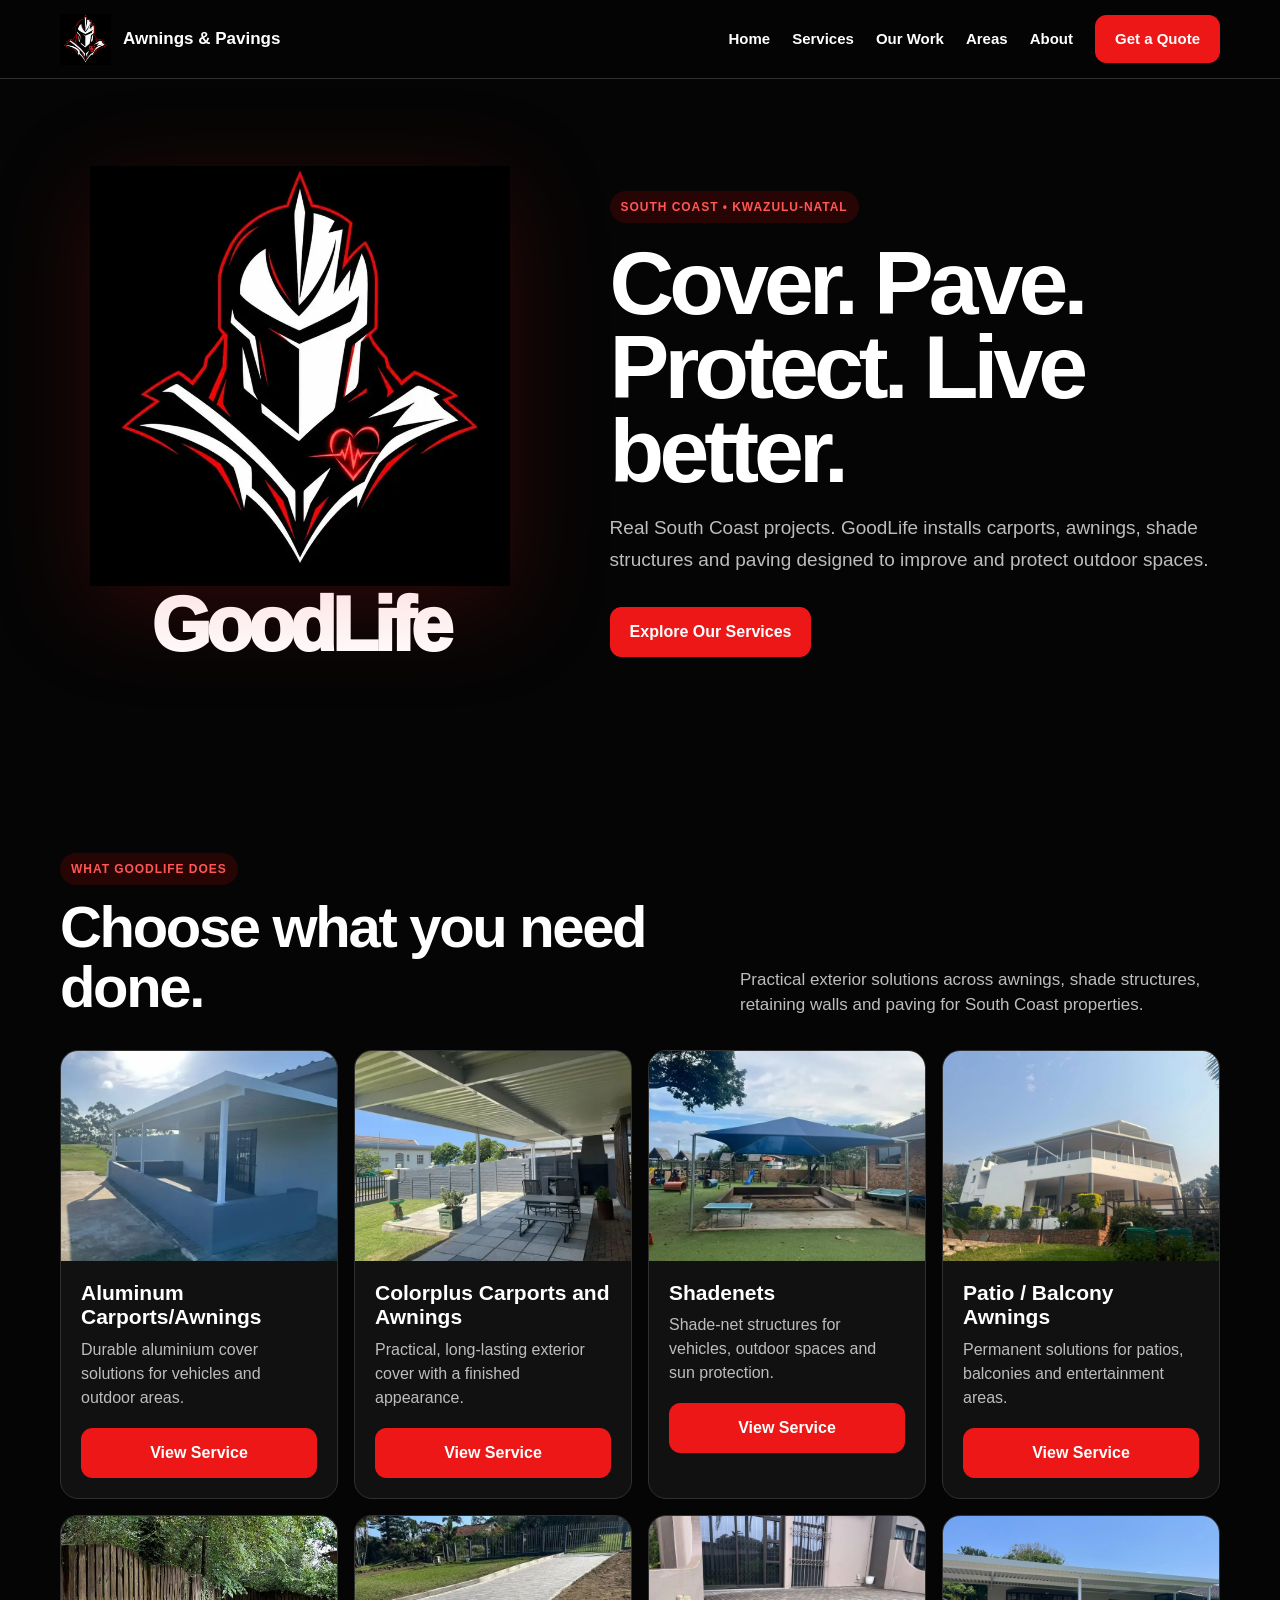
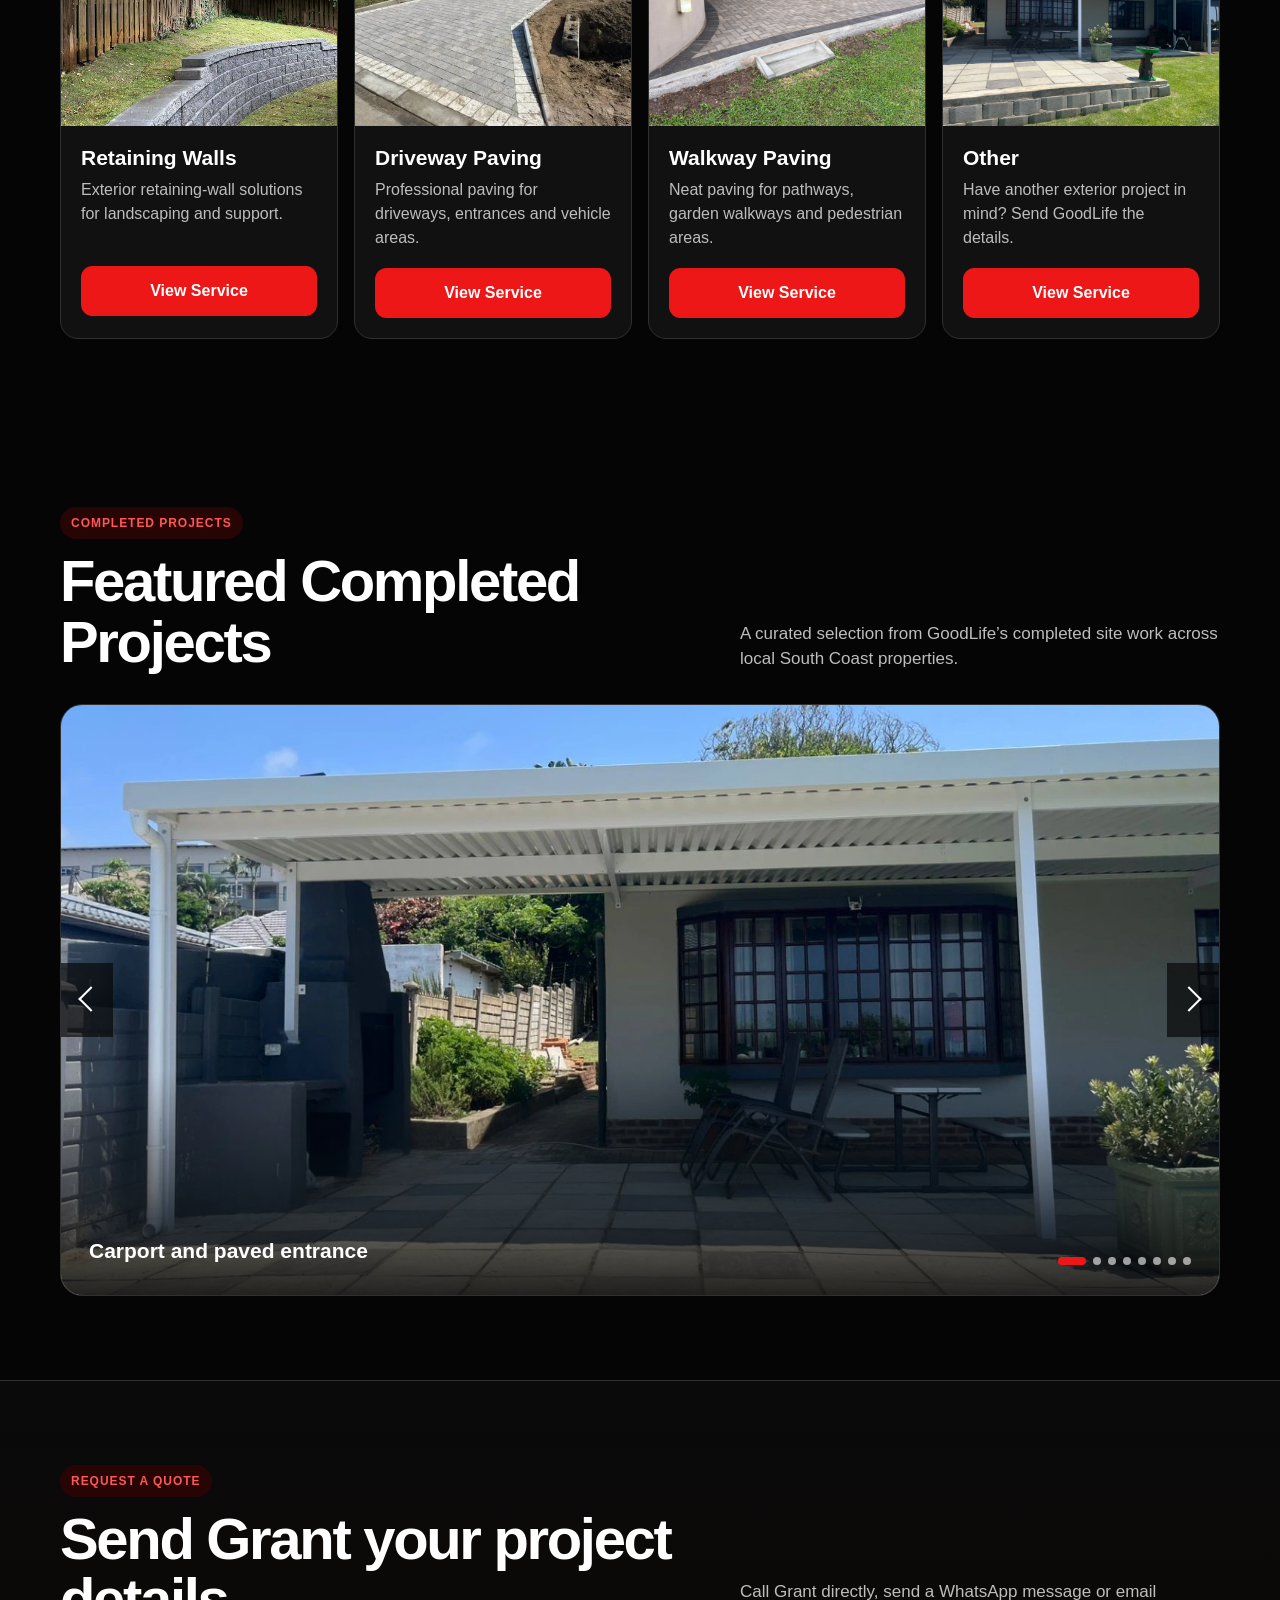
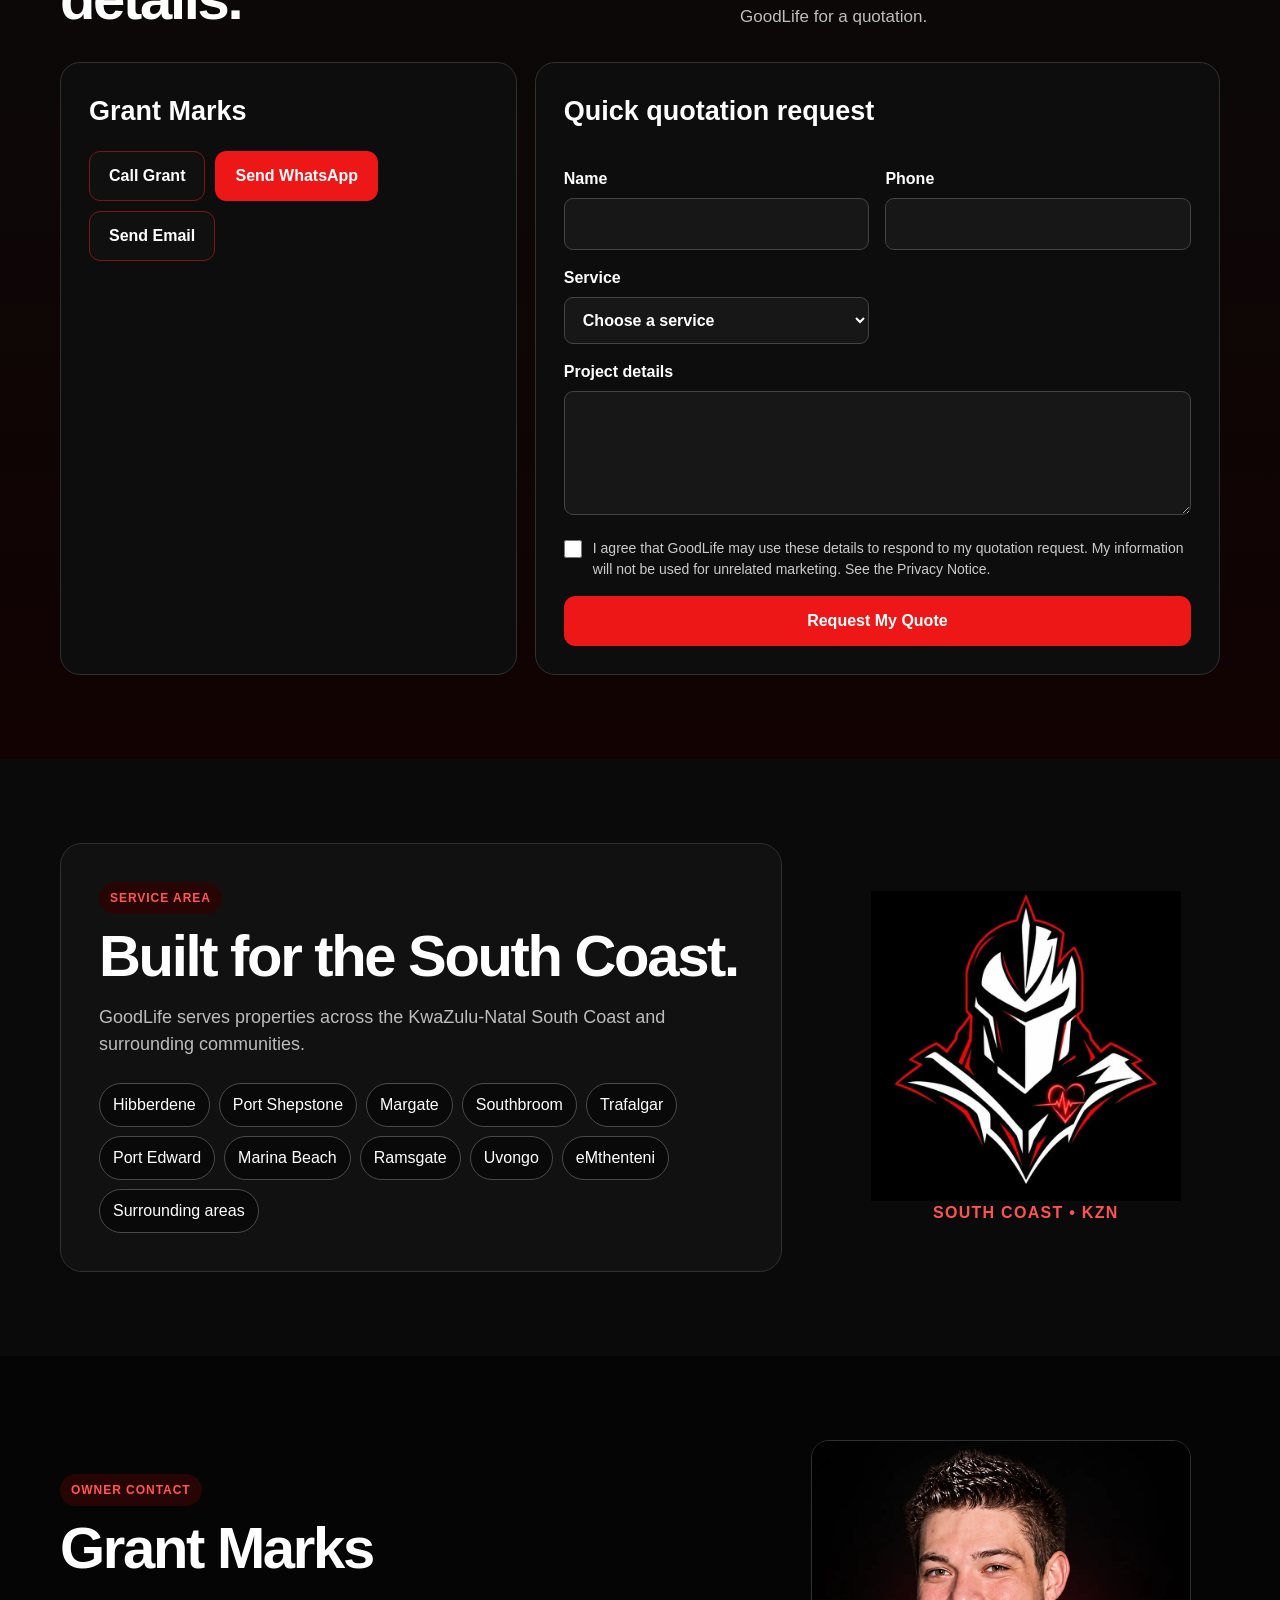
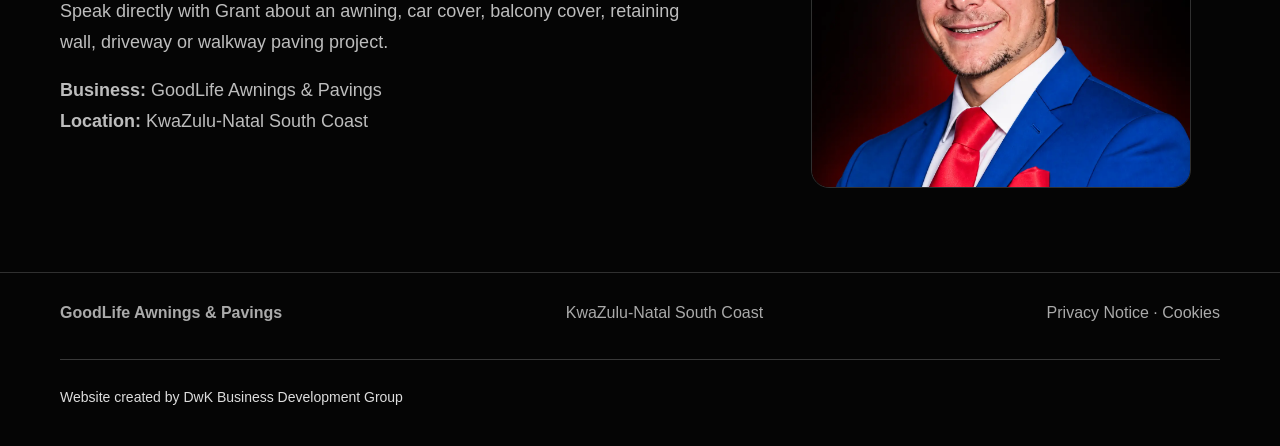
<file: index.html>
<!doctype html><html lang="en"><head><meta charset="utf-8"><meta name="viewport" content="width=device-width,initial-scale=1"><title>GoodLife Awnings &amp; Pavings | South Coast KZN</title><meta name="description" content="Awnings, carports, shade structures, retaining walls and paving across the KwaZulu-Natal South Coast."><link rel="stylesheet" href="styles.css"><link rel="manifest" href="manifest.webmanifest"><link rel="icon" type="image/png" sizes="32x32" href="assets/icons/favicon-32.png"><link rel="apple-touch-icon" sizes="180x180" href="assets/icons/apple-touch-icon.png"><meta name="theme-color" content="#111111"><style>.dwk-credit{box-sizing:border-box;flex-basis:100%;width:100%;max-width:1160px;margin:18px auto 0;padding:26px 0 10px;border-top:1px solid #393939;color:#ddd;font:14px/1.6 Arial,sans-serif}.dwk-credit a{color:inherit;font:inherit;text-decoration:none}.dwk-credit a:hover,.dwk-credit a:focus{text-decoration:underline}.dwk-credit a:focus-visible{outline:2px solid #ff666b;outline-offset:4px}@media(max-width:700px){.dwk-credit{font-size:13px}}</style></head><body>
<header><div class="wrap nav"><a class="brand" href="#home"><img src="assets/images/goodlife-logo.webp" alt="GoodLife knight logo"><strong>Awnings &amp; Pavings</strong></a><nav><a href="#home">Home</a><a href="#services">Services</a><a href="#work">Our Work</a><a href="#area">Areas</a><a href="#about">About</a><a class="btn primary" href="#contact">Get a Quote</a></nav></div></header><main>
<section class="wrap hero" id="home"><div class="hero-logo"><img src="assets/images/goodlife-logo.webp" alt="GoodLife knight logo"><span>GoodLife</span></div><div class="hero-copy"><span class="tag">South Coast • KwaZulu-Natal</span><h1>Cover. Pave.<br>Protect. Live better.</h1><p class="lead">Real South Coast projects. GoodLife installs carports, awnings, shade structures and paving designed to improve and protect outdoor spaces.</p><a class="btn primary" href="#services">Explore Our Services</a></div></section>
<section id="services"><div class="wrap"><div class="head"><div><span class="tag">What GoodLife does</span><h2>Choose what you need done.</h2></div><p>Practical exterior solutions across awnings, shade structures, retaining walls and paving for South Coast properties.</p></div><div class="services">
<article class="card" data-service="aluminum-carports-awnings"><img src="assets/images/service-aluminum-carports-awnings.webp" alt="GoodLife aluminium carport project"><div class="body"><h3>Aluminum Carports/Awnings</h3><p>Durable aluminium cover solutions for vehicles and outdoor areas.</p><a class="btn primary" href="service.html?service=aluminum-carports-awnings">View Service</a></div></article>
<article class="card" data-service="colorplus-carports-awnings"><img src="assets/images/service-colorplus-carports-awnings.webp" alt="GoodLife Colorplus awning project"><div class="body"><h3>Colorplus Carports and Awnings</h3><p>Practical, long-lasting exterior cover with a finished appearance.</p><a class="btn primary" href="service.html?service=colorplus-carports-awnings">View Service</a></div></article>
<article class="card" data-service="shadenets"><img src="assets/images/service-shadenets.webp" alt="GoodLife shade-net project"><div class="body"><h3>Shadenets</h3><p>Shade-net structures for vehicles, outdoor spaces and sun protection.</p><a class="btn primary" href="service.html?service=shadenets">View Service</a></div></article>
<article class="card" data-service="patio-balcony-awnings"><img src="assets/images/service-patio-balcony-awnings-20261016.webp" alt="GoodLife patio awning project"><div class="body"><h3>Patio / Balcony Awnings</h3><p>Permanent solutions for patios, balconies and entertainment areas.</p><a class="btn primary" href="service.html?service=patio-balcony-awnings">View Service</a></div></article>
<article class="card" data-service="retaining-walls"><img src="assets/images/retaining-walls-project.jpg" alt="Completed curved block retaining wall installed by GoodLife"><div class="body"><h3>Retaining Walls</h3><p>Exterior retaining-wall solutions for landscaping and support.</p><a class="btn primary" href="service.html?service=retaining-walls">View Service</a></div></article>
<article class="card" data-service="driveway-paving"><img src="assets/images/service-driveway-paving.webp" alt="GoodLife driveway paving project"><div class="body"><h3>Driveway Paving</h3><p>Professional paving for driveways, entrances and vehicle areas.</p><a class="btn primary" href="service.html?service=driveway-paving">View Service</a></div></article>
<article class="card" data-service="walkway-paving"><img src="assets/images/service-walkway-paving.webp" alt="GoodLife walkway paving project"><div class="body"><h3>Walkway Paving</h3><p>Neat paving for pathways, garden walkways and pedestrian areas.</p><a class="btn primary" href="service.html?service=walkway-paving">View Service</a></div></article>
<article class="card" data-service="other"><img src="assets/images/service-other-20261016b.webp" alt="GoodLife exterior project"><div class="body"><h3>Other</h3><p>Have another exterior project in mind? Send GoodLife the details.</p><a class="btn primary" href="service.html?service=other">View Service</a></div></article>
</div></div></section>
<section id="work"><div class="wrap"><div class="head"><div><span class="tag">Completed projects</span><h2>Featured Completed Projects</h2></div><p>A curated selection from GoodLife’s completed site work across local South Coast properties.</p></div><div class="carousel" tabindex="0" aria-label="Featured completed projects carousel"><div class="slides">
<figure class="slide active"><img src="assets/images/project-01.webp" alt="GoodLife carport beside a paved home entrance" loading="lazy" decoding="async"><figcaption>Carport and paved entrance</figcaption></figure><figure class="slide"><img src="assets/images/project-02.webp" alt="Steel carport sheltering a vehicle" loading="lazy" decoding="async"><figcaption>Steel carport installation</figcaption></figure><figure class="slide"><img src="assets/images/project-03.webp" alt="Covered balcony with outdoor dining area" loading="lazy" decoding="async"><figcaption>Covered balcony and outdoor living</figcaption></figure><figure class="slide"><img src="assets/images/project-04.webp" alt="Blue shade-net structure over an outdoor area" loading="lazy" decoding="async"><figcaption>Shade-net outdoor structure</figcaption></figure><figure class="slide"><img src="assets/images/project-05.webp" alt="Sheltered garden entertainment area" loading="lazy" decoding="async"><figcaption>Garden entertainment cover</figcaption></figure><figure class="slide"><img src="assets/images/project-06.webp" alt="Newly paved driveway leading to a property" loading="lazy" decoding="async"><figcaption>Completed driveway paving</figcaption></figure><figure class="slide"><img src="assets/images/project-07.webp" alt="Paved pedestrian path beside a home" loading="lazy" decoding="async"><figcaption>Walkway paving beside a home</figcaption></figure><figure class="slide"><img src="assets/images/project-08.webp" alt="Completed South Coast home with covered balcony" loading="lazy" decoding="async"><figcaption>Covered balcony and exterior project</figcaption></figure>
</div><button class="arrow prev" type="button" aria-label="Previous completed project"></button><button class="arrow next" type="button" aria-label="Next completed project"></button><div class="dots"></div></div></div></section>
<section class="contact" id="contact"><div class="wrap"><div class="head"><div><span class="tag">Request a quote</span><h2>Send Grant your project details.</h2></div><p>Call Grant directly, send a WhatsApp message or email GoodLife for a quotation.</p></div><div class="contact-grid"><div class="contact-card"><h3>Grant Marks</h3><div class="contact-line" id="callLine" hidden><b>Business Calls</b><br><span>063 752 2149</span></div><div class="contact-line" id="waLine" hidden><b>WhatsApp</b><br><span>063 752 2149</span></div><div class="contact-line" id="emailLine" hidden><b>Email</b><br><span>goodlifepavingsndawnings@yahoo.com</span></div><div class="actions"><a class="btn secondary" id="callBtn" href="tel:+27637522149">Call Grant</a><a class="btn primary" id="waBtn" href="https://wa.me/27637522149" target="_blank" rel="noopener">Send WhatsApp</a><a class="btn secondary" id="mailBtn" href="mailto:goodlifepavingsndawnings@yahoo.com">Send Email</a></div></div>
<form class="contact-card" id="quoteForm"><h3>Quick quotation request</h3><label>Name<input id="nm" required autocomplete="name"></label><label>Phone<input id="ph" required inputmode="tel" autocomplete="tel"></label><label>Service<select id="sv" required><option value="">Choose a service</option><option>Aluminum Carports/Awnings</option><option>Colorplus Carports and Awnings</option><option>Shadenets</option><option>Patio / Balcony Awnings</option><option>Retaining Walls</option><option>Driveway Paving</option><option>Walkway Paving</option><option>Other</option></select></label><label>Project details<textarea id="msg" rows="4" required></textarea></label><label class="consent"><input id="dwkConsent" type="checkbox" required><span>I agree that GoodLife may use these details to respond to my quotation request. My information will not be used for unrelated marketing. See the <a href="privacy.html" target="_blank" rel="noopener">Privacy Notice</a>.</span></label><button class="btn primary" type="submit">Request My Quote</button></form></div></div></section>
<section id="area"><div class="wrap area"><div class="area-box"><span class="tag">Service area</span><h2>Built for the South Coast.</h2><p>GoodLife serves properties across the KwaZulu-Natal South Coast and surrounding communities.</p><div class="chips"><span>Hibberdene</span><span>Port Shepstone</span><span>Margate</span><span>Southbroom</span><span>Trafalgar</span><span>Port Edward</span><span>Marina Beach</span><span>Ramsgate</span><span>Uvongo</span><span>eMthenteni</span><span>Surrounding areas</span></div></div><div class="area-logo"><img src="assets/images/goodlife-logo.webp" alt="GoodLife knight logo"><strong>SOUTH COAST • KZN</strong></div></div></section>
<section id="about"><div class="wrap about"><div><span class="tag">Owner contact</span><h2>Grant Marks</h2><p>Speak directly with Grant about an awning, car cover, balcony cover, retaining wall, driveway or walkway paving project.</p><p><b>Business:</b> GoodLife Awnings &amp; Pavings<br><b>Location:</b> KwaZulu-Natal South Coast</p></div><img class="owner-portrait" src="assets/images/grant-marks-owner.webp" alt="Grant Marks, owner of GoodLife Awnings and Pavings" width="1312" height="1199" loading="lazy" decoding="async"></div></section>
</main><footer><div class="wrap foot"><strong>GoodLife Awnings &amp; Pavings</strong><span>KwaZulu-Natal South Coast</span><span><a href="privacy.html">Privacy Notice</a> · <a href="cookies.html">Cookies</a></span><div class="dwk-credit"><a href="https://dylanwkriek.github.io/dwk-demo" target="_blank" rel="noopener">Website created by DwK Business Development Group</a></div></div></footer><div id="dwkStatus" aria-live="polite">DwK lead capture ready</div><script src="app.js"></script></body></html>
</file>
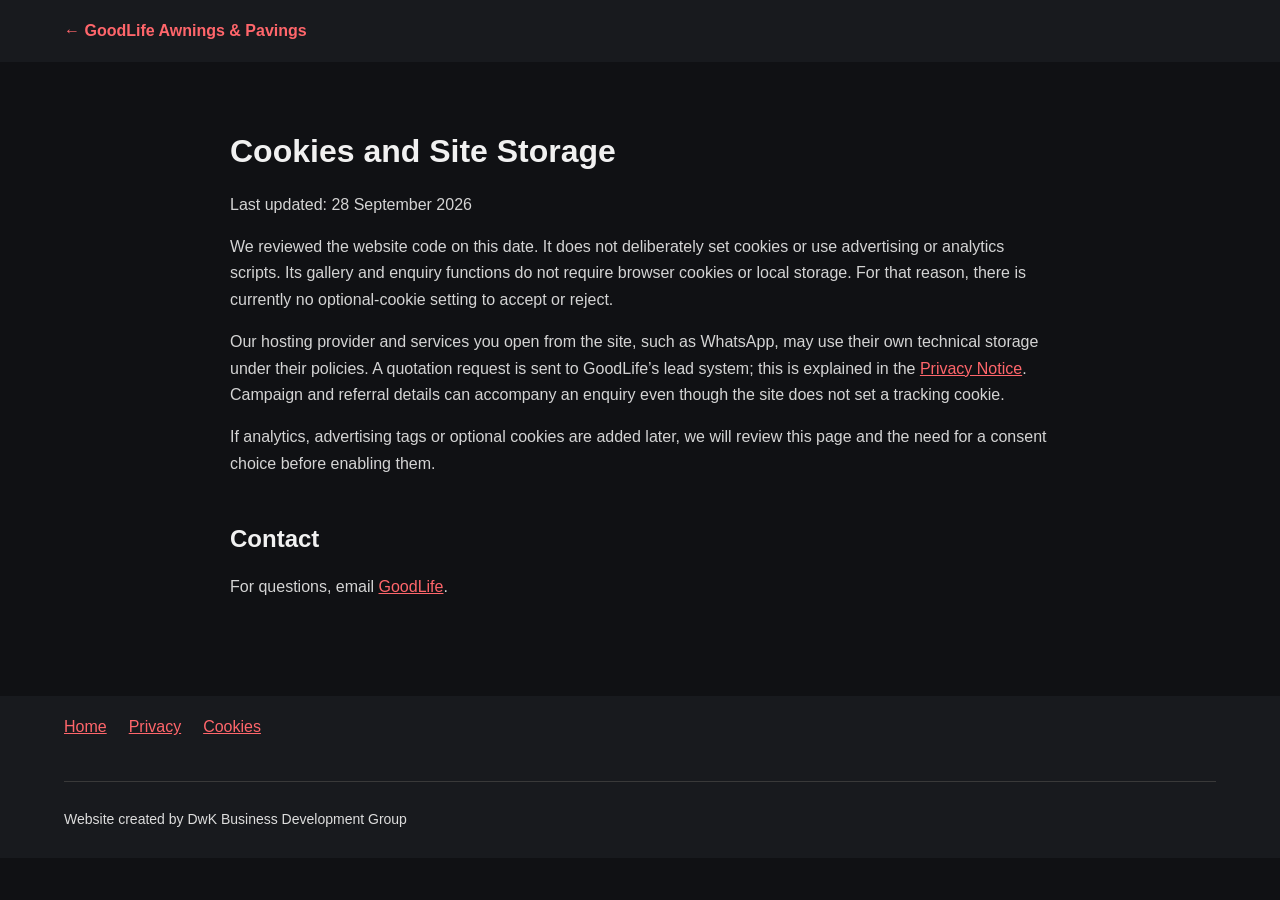
<file: cookies.html>
<!doctype html><html lang="en"><head><meta charset="utf-8"><meta name="viewport" content="width=device-width,initial-scale=1"><title>Cookies and Site Storage | GoodLife Awnings &amp; Pavings</title><style>body{margin:0;background:#101114;color:#f1f1f1;font:16px/1.65 Arial,sans-serif}header,footer{background:#181a1e;padding:18px max(5vw,20px)}a{color:#ff666b}header a{font-weight:700;text-decoration:none}main{max-width:820px;margin:auto;padding:48px 22px 80px}h1,h2{line-height:1.2}h2{margin-top:2em}p,li{color:#d4d4d4}.note{border-left:4px solid #cf333b;padding:12px 18px;background:#242024}footer{display:flex;gap:22px;flex-wrap:wrap}</style><link rel="manifest" href="manifest.webmanifest"><link rel="icon" type="image/png" sizes="32x32" href="assets/icons/favicon-32.png"><link rel="apple-touch-icon" sizes="180x180" href="assets/icons/apple-touch-icon.png"><meta name="theme-color" content="#111111"><style>.dwk-credit{box-sizing:border-box;flex-basis:100%;width:100%;max-width:1160px;margin:18px auto 0;padding:26px 0 10px;border-top:1px solid #393939;color:#ddd;font:14px/1.6 Arial,sans-serif}.dwk-credit a{color:inherit;font:inherit;text-decoration:none}.dwk-credit a:hover,.dwk-credit a:focus{text-decoration:underline}.dwk-credit a:focus-visible{outline:2px solid #ff666b;outline-offset:4px}@media(max-width:700px){.dwk-credit{font-size:13px}}</style></head><body><header><a href="index.html">← GoodLife Awnings &amp; Pavings</a></header><main><h1>Cookies and Site Storage</h1><p>Last updated: 28 September 2026</p><p>We reviewed the website code on this date. It does not deliberately set cookies or use advertising or analytics scripts. Its gallery and enquiry functions do not require browser cookies or local storage. For that reason, there is currently no optional-cookie setting to accept or reject.</p><p>Our hosting provider and services you open from the site, such as WhatsApp, may use their own technical storage under their policies. A quotation request is sent to GoodLife’s lead system; this is explained in the <a href="privacy.html">Privacy Notice</a>. Campaign and referral details can accompany an enquiry even though the site does not set a tracking cookie.</p><p>If analytics, advertising tags or optional cookies are added later, we will review this page and the need for a consent choice before enabling them.</p><h2>Contact</h2><p>For questions, email <a href="mailto:goodlifepavingsndawnings@yahoo.com">GoodLife</a>.</p></main><footer><a href="index.html">Home</a><a href="privacy.html">Privacy</a><a href="cookies.html">Cookies</a><div class="dwk-credit"><a href="https://dylanwkriek.github.io/dwk-demo" target="_blank" rel="noopener">Website created by DwK Business Development Group</a></div></footer></body></html>
</file>
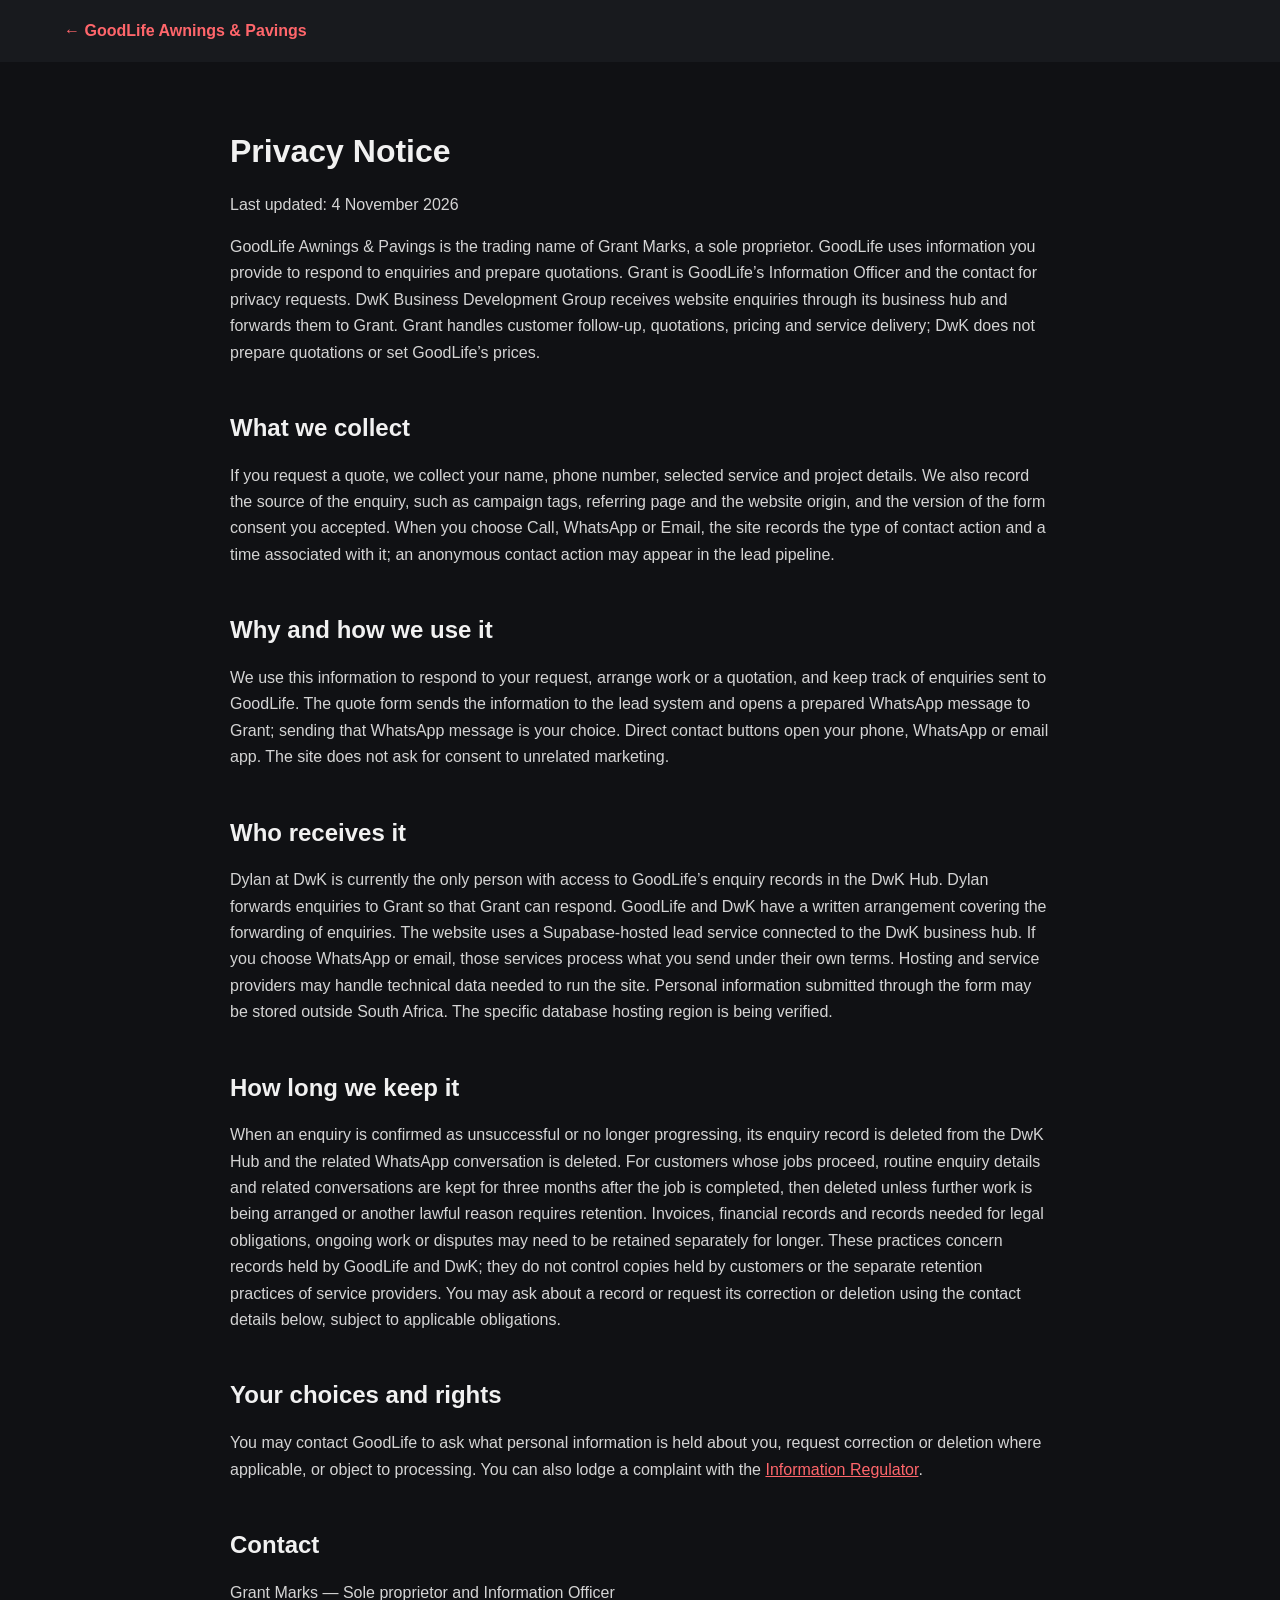
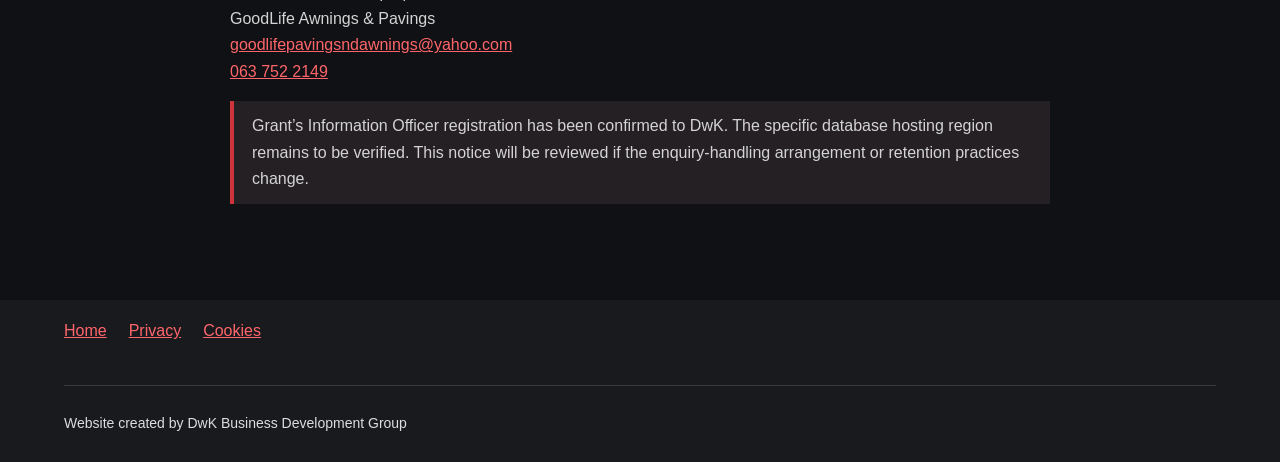
<file: privacy.html>
<!doctype html><html lang="en"><head><meta charset="utf-8"><meta name="viewport" content="width=device-width,initial-scale=1"><title>Privacy Notice | GoodLife Awnings &amp; Pavings</title><style>body{margin:0;background:#101114;color:#f1f1f1;font:16px/1.65 Arial,sans-serif}header,footer{background:#181a1e;padding:18px max(5vw,20px)}a{color:#ff666b}header a{font-weight:700;text-decoration:none}main{max-width:820px;margin:auto;padding:48px 22px 80px}h1,h2{line-height:1.2}h2{margin-top:2em}p,li{color:#d4d4d4}.note{border-left:4px solid #cf333b;padding:12px 18px;background:#242024}footer{display:flex;gap:22px;flex-wrap:wrap}</style><link rel="manifest" href="manifest.webmanifest"><link rel="icon" type="image/png" sizes="32x32" href="assets/icons/favicon-32.png"><link rel="apple-touch-icon" sizes="180x180" href="assets/icons/apple-touch-icon.png"><meta name="theme-color" content="#111111"><style>.dwk-credit{box-sizing:border-box;flex-basis:100%;width:100%;max-width:1160px;margin:18px auto 0;padding:26px 0 10px;border-top:1px solid #393939;color:#ddd;font:14px/1.6 Arial,sans-serif}.dwk-credit a{color:inherit;font:inherit;text-decoration:none}.dwk-credit a:hover,.dwk-credit a:focus{text-decoration:underline}.dwk-credit a:focus-visible{outline:2px solid #ff666b;outline-offset:4px}@media(max-width:700px){.dwk-credit{font-size:13px}}</style></head><body><header><a href="index.html">← GoodLife Awnings &amp; Pavings</a></header><main><h1>Privacy Notice</h1><p>Last updated: 4 November 2026</p><p>GoodLife Awnings &amp; Pavings is the trading name of Grant Marks, a sole proprietor. GoodLife uses information you provide to respond to enquiries and prepare quotations. Grant is GoodLife’s Information Officer and the contact for privacy requests. DwK Business Development Group receives website enquiries through its business hub and forwards them to Grant. Grant handles customer follow-up, quotations, pricing and service delivery; DwK does not prepare quotations or set GoodLife’s prices.</p><h2>What we collect</h2><p>If you request a quote, we collect your name, phone number, selected service and project details. We also record the source of the enquiry, such as campaign tags, referring page and the website origin, and the version of the form consent you accepted. When you choose Call, WhatsApp or Email, the site records the type of contact action and a time associated with it; an anonymous contact action may appear in the lead pipeline.</p><h2>Why and how we use it</h2><p>We use this information to respond to your request, arrange work or a quotation, and keep track of enquiries sent to GoodLife. The quote form sends the information to the lead system and opens a prepared WhatsApp message to Grant; sending that WhatsApp message is your choice. Direct contact buttons open your phone, WhatsApp or email app. The site does not ask for consent to unrelated marketing.</p><h2>Who receives it</h2><p>Dylan at DwK is currently the only person with access to GoodLife’s enquiry records in the DwK Hub. Dylan forwards enquiries to Grant so that Grant can respond. GoodLife and DwK have a written arrangement covering the forwarding of enquiries. The website uses a Supabase-hosted lead service connected to the DwK business hub. If you choose WhatsApp or email, those services process what you send under their own terms. Hosting and service providers may handle technical data needed to run the site. Personal information submitted through the form may be stored outside South Africa. The specific database hosting region is being verified.</p><h2>How long we keep it</h2><p>When an enquiry is confirmed as unsuccessful or no longer progressing, its enquiry record is deleted from the DwK Hub and the related WhatsApp conversation is deleted. For customers whose jobs proceed, routine enquiry details and related conversations are kept for three months after the job is completed, then deleted unless further work is being arranged or another lawful reason requires retention. Invoices, financial records and records needed for legal obligations, ongoing work or disputes may need to be retained separately for longer. These practices concern records held by GoodLife and DwK; they do not control copies held by customers or the separate retention practices of service providers. You may ask about a record or request its correction or deletion using the contact details below, subject to applicable obligations.</p><h2>Your choices and rights</h2><p>You may contact GoodLife to ask what personal information is held about you, request correction or deletion where applicable, or object to processing. You can also lodge a complaint with the <a href="https://inforegulator.org.za/complaints/">Information Regulator</a>.</p><h2>Contact</h2><p>Grant Marks — Sole proprietor and Information Officer<br>GoodLife Awnings &amp; Pavings<br><a href="mailto:goodlifepavingsndawnings@yahoo.com">goodlifepavingsndawnings@yahoo.com</a><br><a href="tel:+27637522149">063 752 2149</a></p><p class="note">Grant’s Information Officer registration has been confirmed to DwK. The specific database hosting region remains to be verified. This notice will be reviewed if the enquiry-handling arrangement or retention practices change.</p></main><footer><a href="index.html">Home</a><a href="privacy.html">Privacy</a><a href="cookies.html">Cookies</a><div class="dwk-credit"><a href="https://dylanwkriek.github.io/dwk-demo" target="_blank" rel="noopener">Website created by DwK Business Development Group</a></div></footer></body></html>
</file>
<file: styles.css>
:root{--red:#ed1717;--red-dark:#8f0e0e;--black:#050505;--panel:#111;--panel-2:#171717;--line:#303030;--text:#fff;--muted:#bdbdbd;--radius:18px}
*{box-sizing:border-box}html{scroll-behavior:smooth;scroll-padding-top:88px}body{margin:0;background:var(--black);color:var(--text);font-family:Arial,Helvetica,sans-serif;line-height:1.5}img{display:block;max-width:100%}a{color:inherit;text-decoration:none}.wrap{width:min(1160px,calc(100% - 40px));margin:auto}
header{position:sticky;top:0;z-index:30;background:#050505ed;border-bottom:1px solid var(--line);backdrop-filter:blur(14px)}.nav{min-height:78px;display:flex;align-items:center;justify-content:space-between;gap:24px}.brand{display:flex;align-items:center;gap:12px;font-size:17px}.brand img{width:51px;height:51px;object-fit:contain}.brand strong{white-space:nowrap}nav{display:flex;align-items:center;gap:22px;font-size:15px;font-weight:700}nav a:not(.btn):hover,nav a:not(.btn):focus-visible{color:#ff5555}
.btn{display:inline-flex;align-items:center;justify-content:center;min-height:48px;padding:12px 19px;border:1px solid #7a1818;border-radius:11px;font:inherit;font-weight:900;cursor:pointer;transition:.2s ease}.btn.primary{background:var(--red);border-color:var(--red);color:#fff}.btn.secondary{background:#101010;color:#fff}.btn:hover,.btn:focus-visible{transform:translateY(-1px);box-shadow:0 10px 28px #ed17172d;outline:2px solid #ff7474;outline-offset:2px}.tag{display:inline-block;padding:7px 11px;border-radius:999px;background:#280505;color:#ff5656;font-size:12px;font-weight:900;letter-spacing:.08em;text-transform:uppercase}
.hero{min-height:690px;display:grid;grid-template-columns:.88fr 1.12fr;align-items:center;gap:70px;padding:70px 0}.hero-logo{display:grid;place-items:center}.hero-logo img{width:min(420px,90%);filter:drop-shadow(0 22px 48px #ed17172c)}.hero-logo span{margin-top:-18px;font-size:clamp(40px,6vw,76px);font-weight:1000;letter-spacing:-.06em}.hero-copy h1{margin:18px 0;font-size:clamp(54px,7vw,92px);line-height:.94;letter-spacing:-.055em}.lead{max-width:650px;color:var(--muted);font-size:19px;line-height:1.68}.hero-copy .btn{margin-top:12px}
section{padding:84px 0}.head{display:flex;justify-content:space-between;align-items:end;gap:40px;margin-bottom:32px}.head h2,.why h2,.area h2,.about h2{margin:12px 0 0;font-size:clamp(36px,5vw,58px);line-height:1.04;letter-spacing:-.04em}.head>p{max-width:480px;margin:0;color:var(--muted);font-size:17px}.services{display:grid;grid-template-columns:repeat(4,1fr);gap:16px}.card{overflow:hidden;background:var(--panel);border:1px solid var(--line);border-radius:var(--radius);cursor:pointer;transition:.22s ease}.card:hover,.card:focus-visible{transform:translateY(-4px);border-color:#7b2020;box-shadow:0 18px 44px #000}.card img{width:100%;height:210px;object-fit:cover}.card .body{padding:20px}.card h3{margin:0 0 8px;font-size:21px;line-height:1.17}.card p{min-height:70px;margin:0 0 18px;color:var(--muted)}.card .btn{width:100%}
.why{background:linear-gradient(135deg,#230303,#090909 48%,#130202);border-block:1px solid #461010}.why-inner{display:grid;grid-template-columns:.85fr 1.15fr;gap:70px;align-items:center}.why-inner>div:first-child p{max-width:440px;color:#cacaca;font-size:18px}.why-inner>div:first-child .btn{margin-top:12px}.reasons{display:grid;grid-template-columns:1fr 1fr;border:1px solid #4f1818;border-radius:20px;overflow:hidden}.reasons article{min-height:190px;padding:25px;border-bottom:1px solid #4f1818}.reasons article:nth-child(odd){border-right:1px solid #4f1818}.reasons article:nth-last-child(-n+2){border-bottom:0}.reasons span{color:#ff4f4f;font-weight:900}.reasons h3{margin:8px 0;font-size:21px}.reasons p{margin:0;color:#c0c0c0}
.carousel{position:relative;overflow:hidden;border:1px solid var(--line);border-radius:22px;background:#0d0d0d;outline:none}.slides{position:relative;height:590px}.slide{position:absolute;inset:0;margin:0;opacity:0;pointer-events:none;transition:opacity .55s ease}.slide.active{opacity:1;pointer-events:auto}.slide img{width:100%;height:100%;object-fit:cover}.slide::after{content:"";position:absolute;inset:auto 0 0;height:38%;background:linear-gradient(transparent,#050505df)}.slide figcaption{position:absolute;left:28px;bottom:28px;z-index:2;font-size:21px;font-weight:900}.arrow{position:absolute;top:50%;z-index:3;width:52px;height:74px;border:0;background:#060606ad;cursor:pointer;transform:translateY(-50%);transition:.2s}.arrow:hover,.arrow:focus-visible{background:var(--red);outline:2px solid #fff}.arrow.prev{left:0}.arrow.next{right:0}.arrow::before{content:"";position:absolute;top:27px;width:16px;height:16px;border-top:2px solid #fff;border-right:2px solid #fff}.arrow.prev::before{left:21px;transform:rotate(-135deg)}.arrow.next::before{right:21px;transform:rotate(45deg)}.dots{position:absolute;z-index:3;bottom:30px;right:28px;display:flex;gap:7px}.dots button{width:8px;height:8px;padding:0;border:0;border-radius:99px;background:#fff9;cursor:pointer;transition:.25s}.dots button.active{width:28px;background:var(--red)}
#area{background:#0a0a0a}.area{display:grid;grid-template-columns:1.3fr .7fr;gap:50px;align-items:center}.area-box{padding:38px;border:1px solid var(--line);border-radius:22px;background:var(--panel)}.area-box>p{color:var(--muted);font-size:18px}.chips{display:flex;gap:9px;flex-wrap:wrap;margin-top:25px}.chips span{padding:9px 13px;border:1px solid #4a4a4a;border-radius:999px;background:#090909}.area-logo{display:grid;place-items:center;text-align:center;color:#ff5252;letter-spacing:.08em}.area-logo img{width:min(310px,80%)}
.about{display:grid;grid-template-columns:1fr .65fr;align-items:center;gap:50px}.about p{max-width:650px;color:var(--muted);font-size:18px;line-height:1.7}.about img{width:min(330px,85%);justify-self:center}
.contact{background:linear-gradient(180deg,#0a0a0a,#120202);border-top:1px solid var(--line)}.contact-grid{display:grid;grid-template-columns:.8fr 1.2fr;gap:18px}.contact-card{padding:28px;background:#0d0d0d;border:1px solid var(--line);border-radius:20px}.contact-card h3{margin:0 0 20px;font-size:27px}.contact-line{margin:0 0 16px;padding:15px;border-left:3px solid var(--red);background:#171717}.contact-line span{color:#ddd;overflow-wrap:anywhere}.actions{display:flex;gap:10px;flex-wrap:wrap}form{display:grid;grid-template-columns:1fr 1fr;gap:16px}form h3,form label:nth-of-type(4),form .consent,form button{grid-column:1/-1}label{font-weight:800}input,select,textarea{width:100%;margin-top:7px;padding:13px 14px;border:1px solid #444;border-radius:9px;background:#171717;color:#fff;font:inherit}textarea{resize:vertical}.consent{display:flex;align-items:flex-start;gap:11px;color:#ccc;font-size:14px;font-weight:400}.consent input{width:18px;height:18px;margin:2px 0 0;flex:0 0 auto}footer{padding:28px 0;border-top:1px solid var(--line);color:#aaa}.foot{display:flex;justify-content:space-between;gap:16px;flex-wrap:wrap}#dwkStatus{position:fixed;right:18px;bottom:18px;z-index:40;max-width:360px;padding:11px 14px;border:1px solid #343434;border-radius:10px;background:#111e;color:#aaa;font-size:13px;opacity:0;pointer-events:none;transform:translateY(10px);transition:.25s}#dwkStatus.saved,#dwkStatus.error{opacity:1;transform:none}#dwkStatus.saved{color:#fff;border-color:#7a1717}#dwkStatus.error{color:#ffd1d1;border-color:#a53030}
@media(max-width:940px){nav>a:not(.btn){display:none}.hero{grid-template-columns:.8fr 1.2fr;gap:30px}.services{grid-template-columns:repeat(2,1fr)}.why-inner{grid-template-columns:1fr;gap:35px}.slides{height:500px}}
@media(max-width:700px){.wrap{width:min(100% - 26px,1160px)}section{padding:64px 0}.nav{min-height:68px}.brand img{width:43px;height:43px}.brand strong{font-size:14px}.nav .btn{min-height:42px;padding:9px 12px;font-size:13px}.hero{min-height:0;grid-template-columns:1fr;padding:48px 0 64px;text-align:center}.hero-logo{order:0}.hero-logo img{width:min(280px,75%)}.hero-logo span{margin-top:-12px}.hero-copy{order:1}.hero-copy h1{font-size:clamp(48px,14vw,70px)}.lead{font-size:17px}.head{display:block}.head>p{margin-top:18px}.services{grid-template-columns:1fr}.card img{height:230px}.card p{min-height:0}.reasons{grid-template-columns:1fr}.reasons article,.reasons article:nth-child(odd){border-right:0;border-bottom:1px solid #4f1818}.reasons article:last-child{border-bottom:0}.reasons article:nth-last-child(2){border-bottom:1px solid #4f1818}.slides{height:420px}.slide figcaption{left:18px;bottom:52px;font-size:18px}.dots{left:18px;right:auto;bottom:22px}.area,.about,.contact-grid{grid-template-columns:1fr}.area-box{padding:26px}.about img{width:230px}.contact-grid form{grid-template-columns:1fr}form label{grid-column:1/-1}.actions .btn{width:100%}}
@media(max-width:430px){.brand strong{max-width:112px;line-height:1.1}.hero-logo img{width:230px}.carousel .arrow{width:44px;height:62px}.arrow::before{top:22px}.arrow.prev::before{left:18px}.arrow.next::before{right:18px}.slides{height:350px}}

.about img.owner-portrait{width:min(380px,100%);height:auto;border-radius:18px;border:1px solid var(--line)}
@media(max-width:700px){.about img.owner-portrait{width:min(330px,100%)}}
</file>
